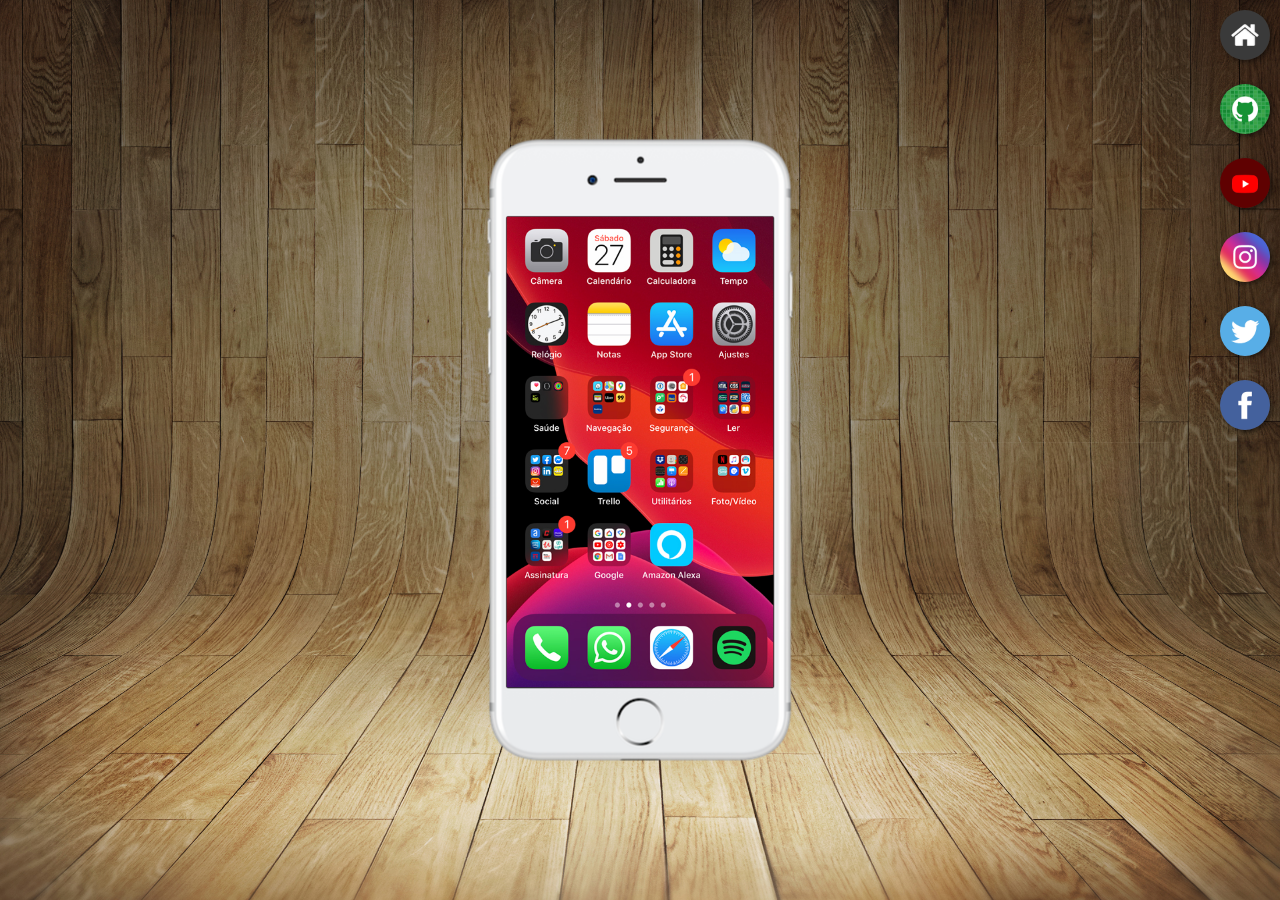
<file: index.html>
<!DOCTYPE html>
<html lang="en">
<head>
    <meta charset="UTF-8">
    <meta http-equiv="X-UA-Compatible" content="IE=edge">
    <meta name="viewport" content="width=device-width, initial-scale=1.0">
    <link rel="shortcut icon" href="img/favicon.ico" type="image/x-icon">
    <link rel="stylesheet" href="css/style.css">
    <title>Redes Sociais</title>
</head>
<body>
    <main>
        <section id="tel">
            <iframe src="home.html" frameborder="0" name="tela" id="tela"></iframe>
        </section>
        <section id="rSoc">
            <a href="home.html" target="tela"> <img src="img/logo-home.jpg" alt=""></a><br>
            <a href="github.html" target="tela"> <img src="img/logo-github.jpg" alt=""></a><br>
            <a href="youtube.html" target="tela"> <img src="img/logo-youtube.jpg" alt=""></a><br>
            <a href="instagram.html" target="tela"> <img src="img/logo-instagram.jpg" alt=""></a><br>
            <a href="twitter.html" target="tela"> <img src="img/logo-twitter.jpg" alt=""></a><br>
            <a href="facebook.html" target="tela"> <img src="img/logo-facebook.jpg" alt=""></a>
        </section>
    </main>
    
</body>
</html>
</file>
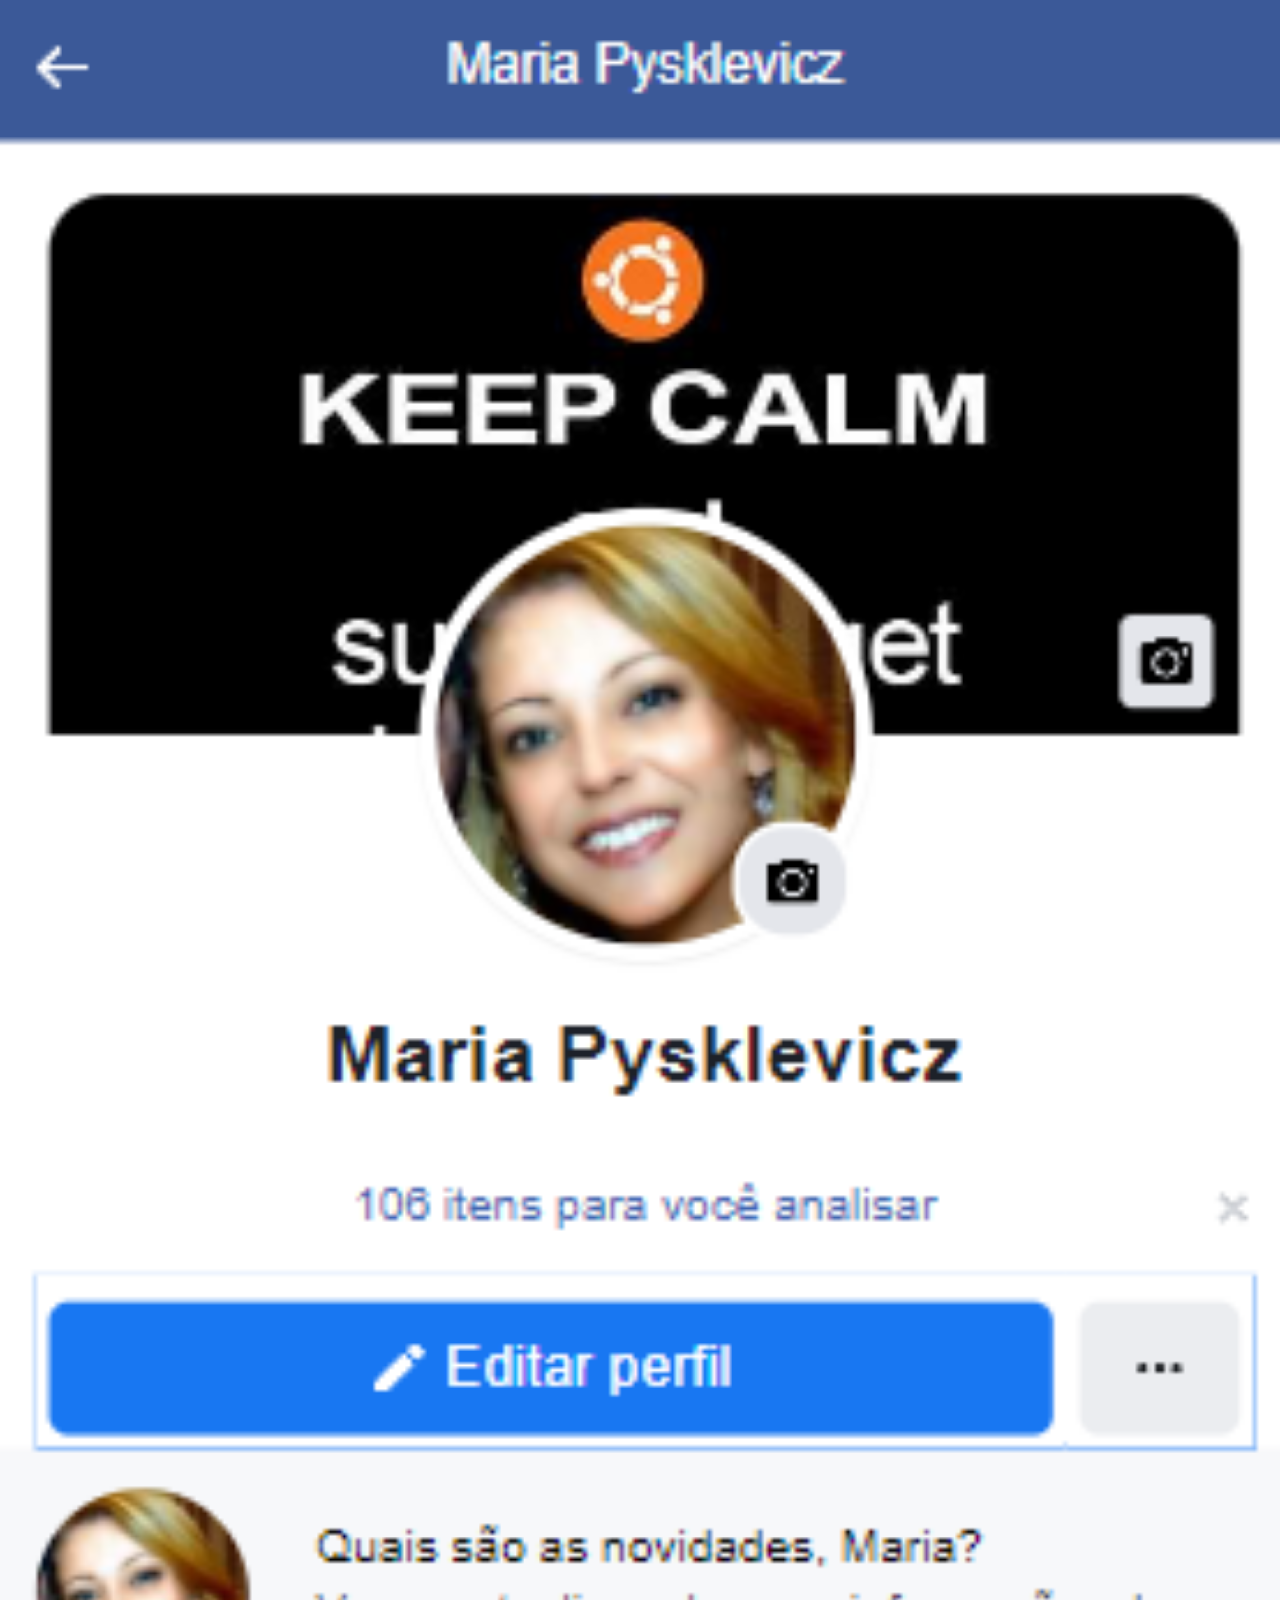
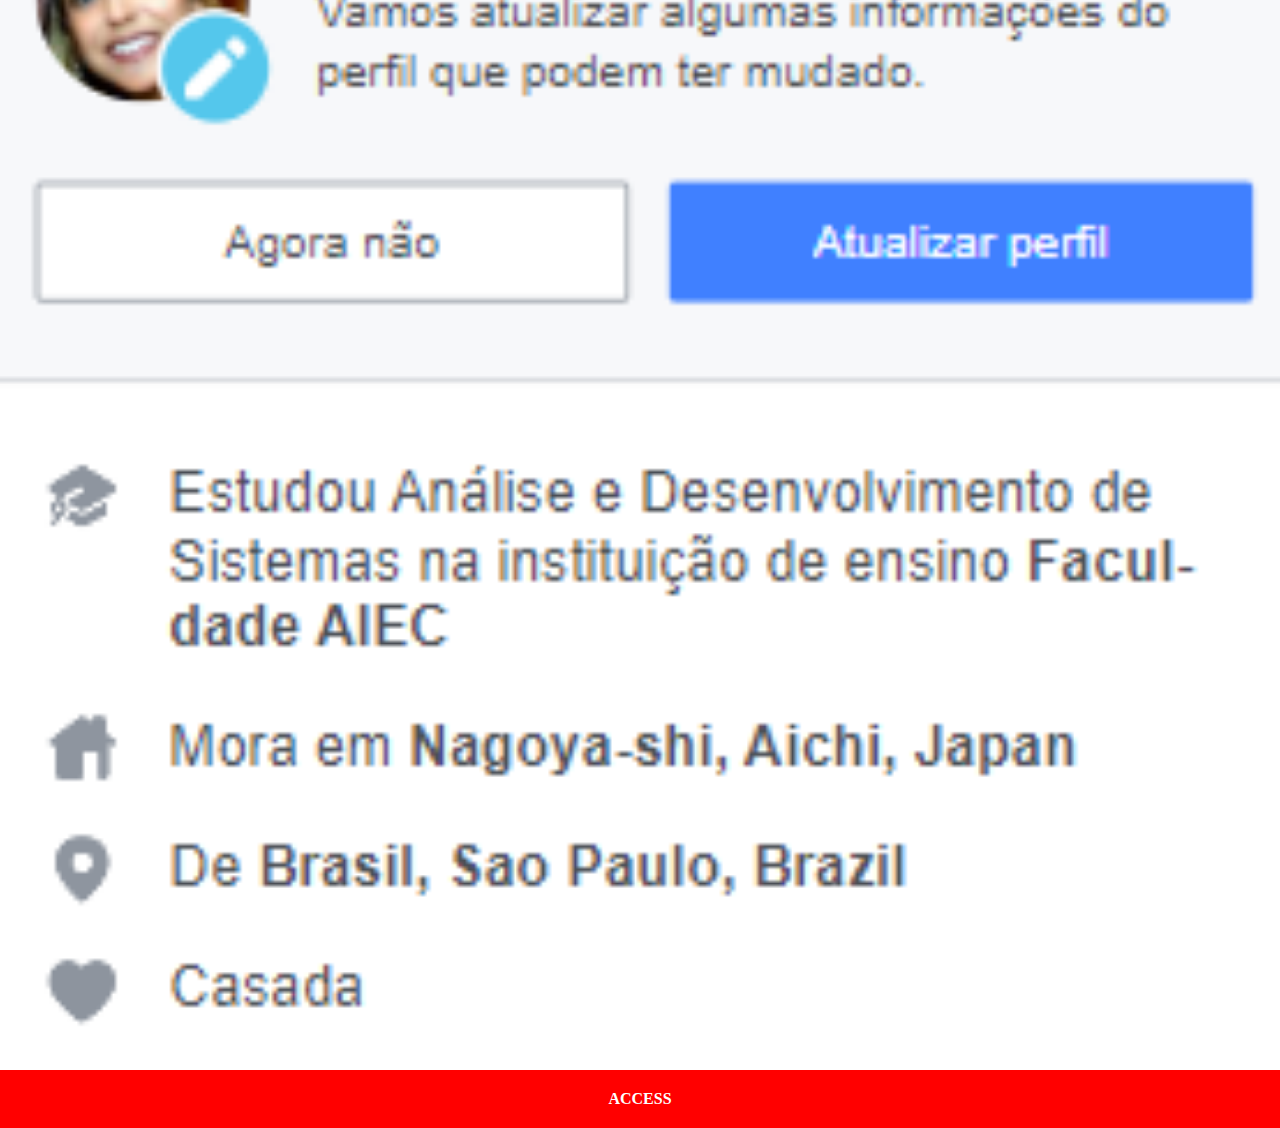
<file: facebook.html>
<!DOCTYPE html>
<html lang="en">
<head>
    <meta charset="UTF-8">
    <meta http-equiv="X-UA-Compatible" content="IE=edge">
    <meta name="viewport" content="width=device-width, initial-scale=1.0">
    <link rel="stylesheet" href="css/social.css">
    <title>Facebook</title>
    <style>
        
    </style>
</head>
<body>
    <img src="img/tela-facebook.png" alt="facebook">
    <a href="https://www.facebook.com/mariapysklevicz/" target="_blank">ACCESS</a>
</body>
</html>
</file>
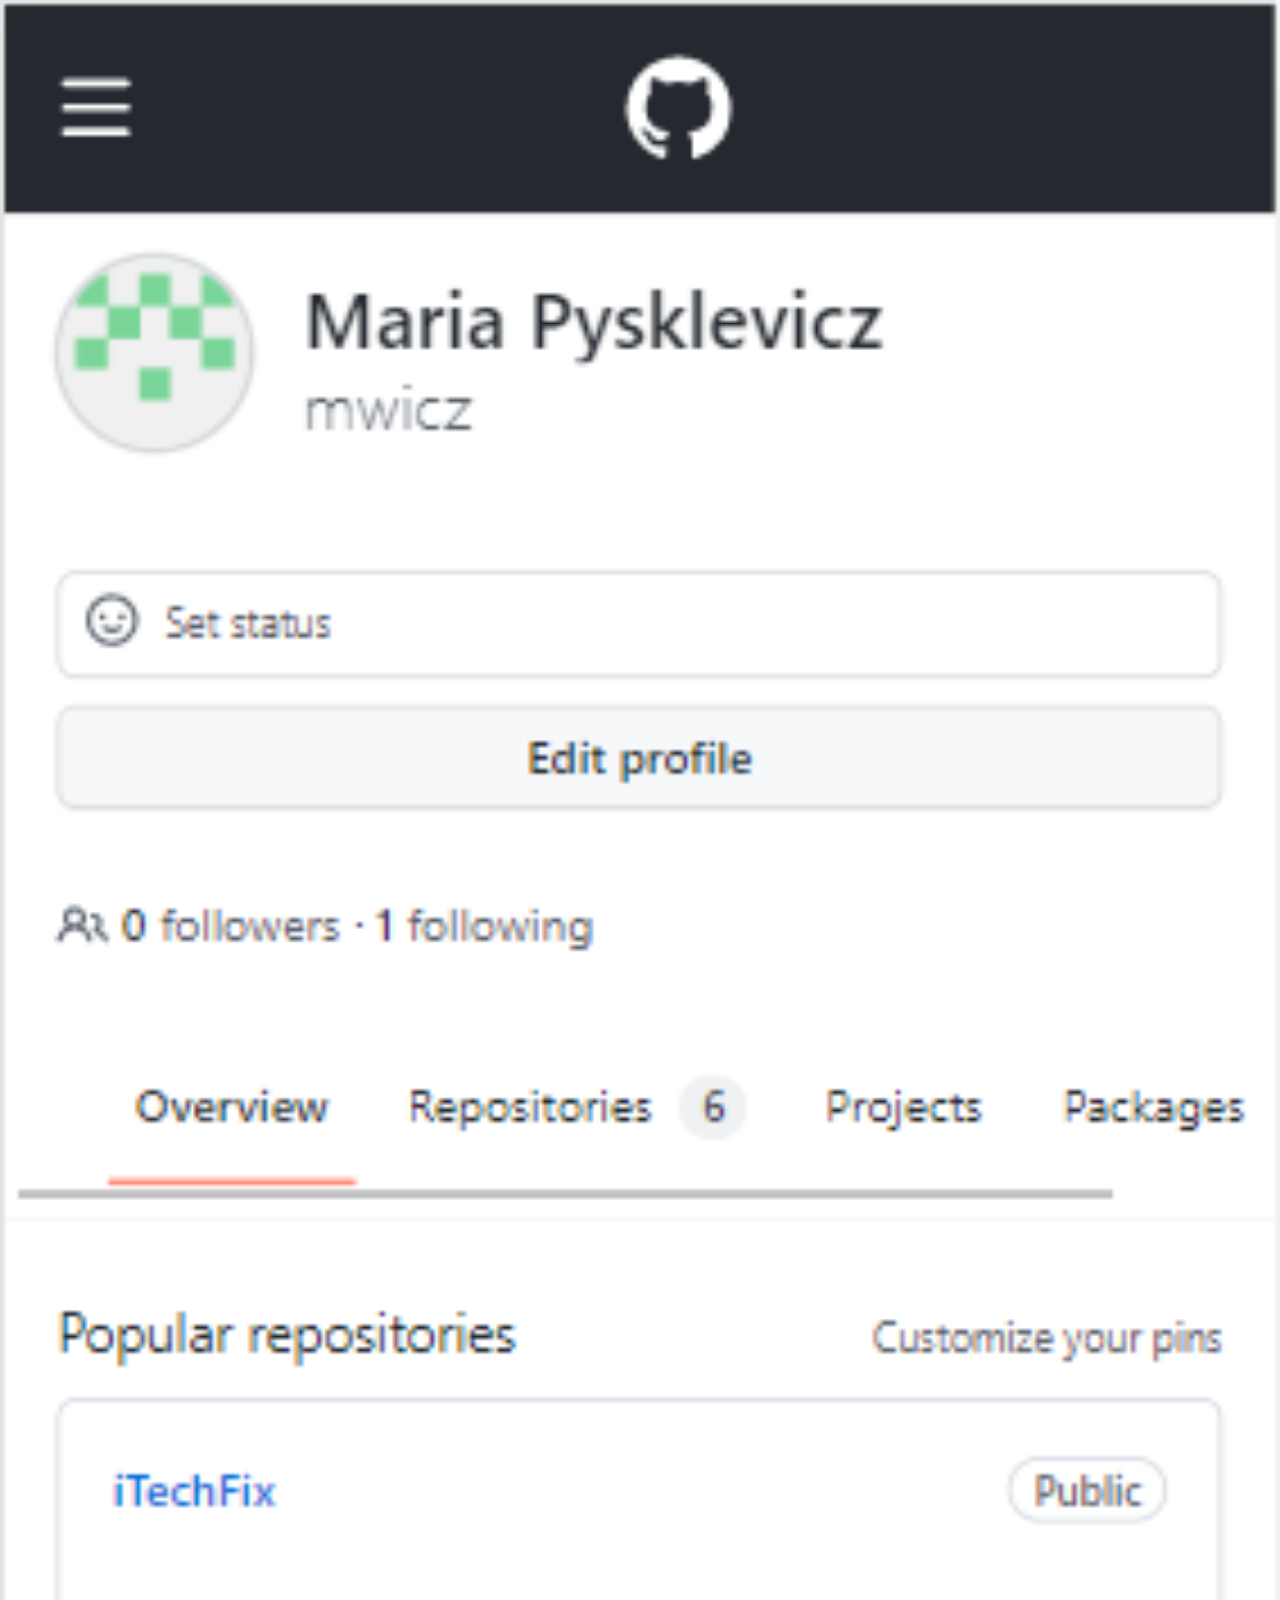
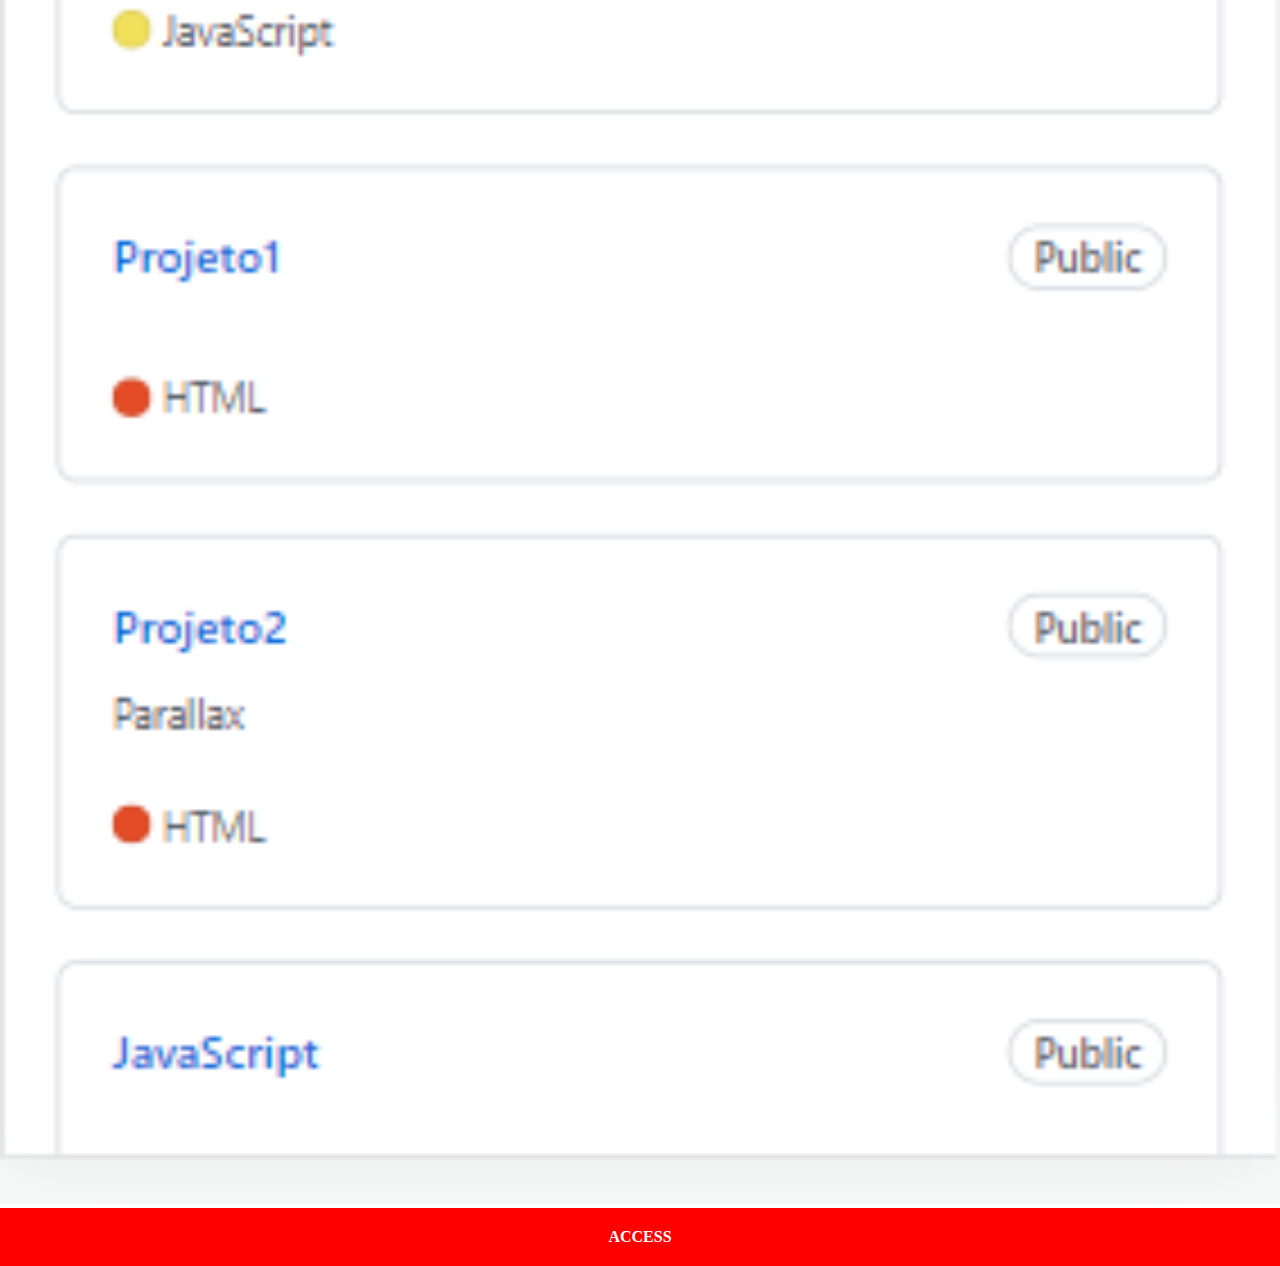
<file: github.html>
<!DOCTYPE html>
<html lang="en">
<head>
    <meta charset="UTF-8">
    <meta http-equiv="X-UA-Compatible" content="IE=edge">
    <meta name="viewport" content="width=device-width, initial-scale=1.0">
    <link rel="stylesheet" href="css/social.css">
    <title>Github</title>
    <style>
        
    </style>
</head>
<body>
    <img src="img/tela-github.png" alt="Github">
    <a href="https://github.com/mwicz" target="_blank">ACCESS</a>
</body>
</html>
</file>
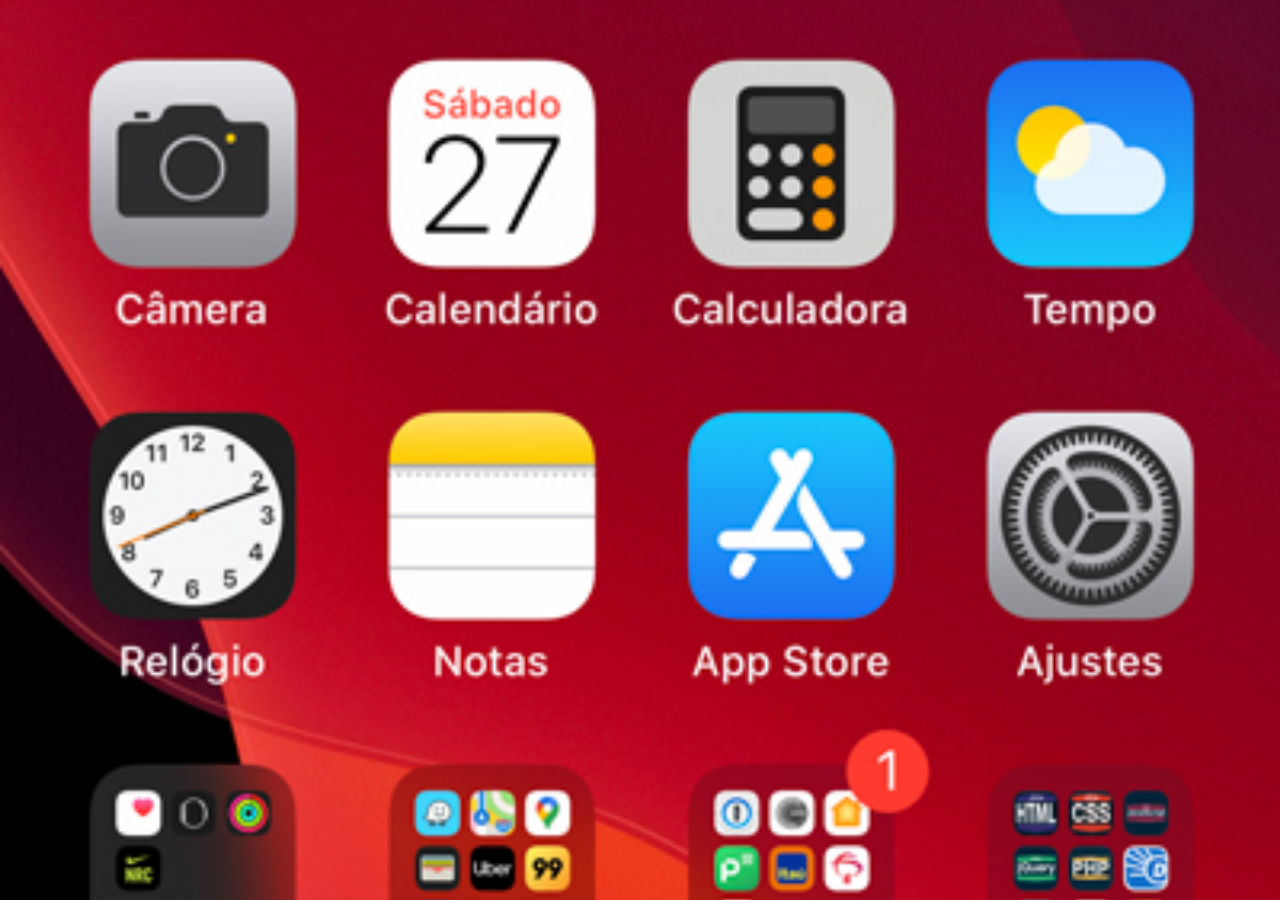
<file: home.html>
<!DOCTYPE html>
<html lang="en">
<head>
    <meta charset="UTF-8">
    <meta http-equiv="X-UA-Compatible" content="IE=edge">
    <meta name="viewport" content="width=device-width, initial-scale=1.0">
    <title>Home</title>
</head>
<style>
    *{
        margin: 0px;
        padding: 0px;
    }
    body{
        width: 100vw;
        height: 100vh;
        background: black url('img/tela-home.jpg');
        background-size: cover;
    }
</style>
<body>
    
</body>
</html>
</file>
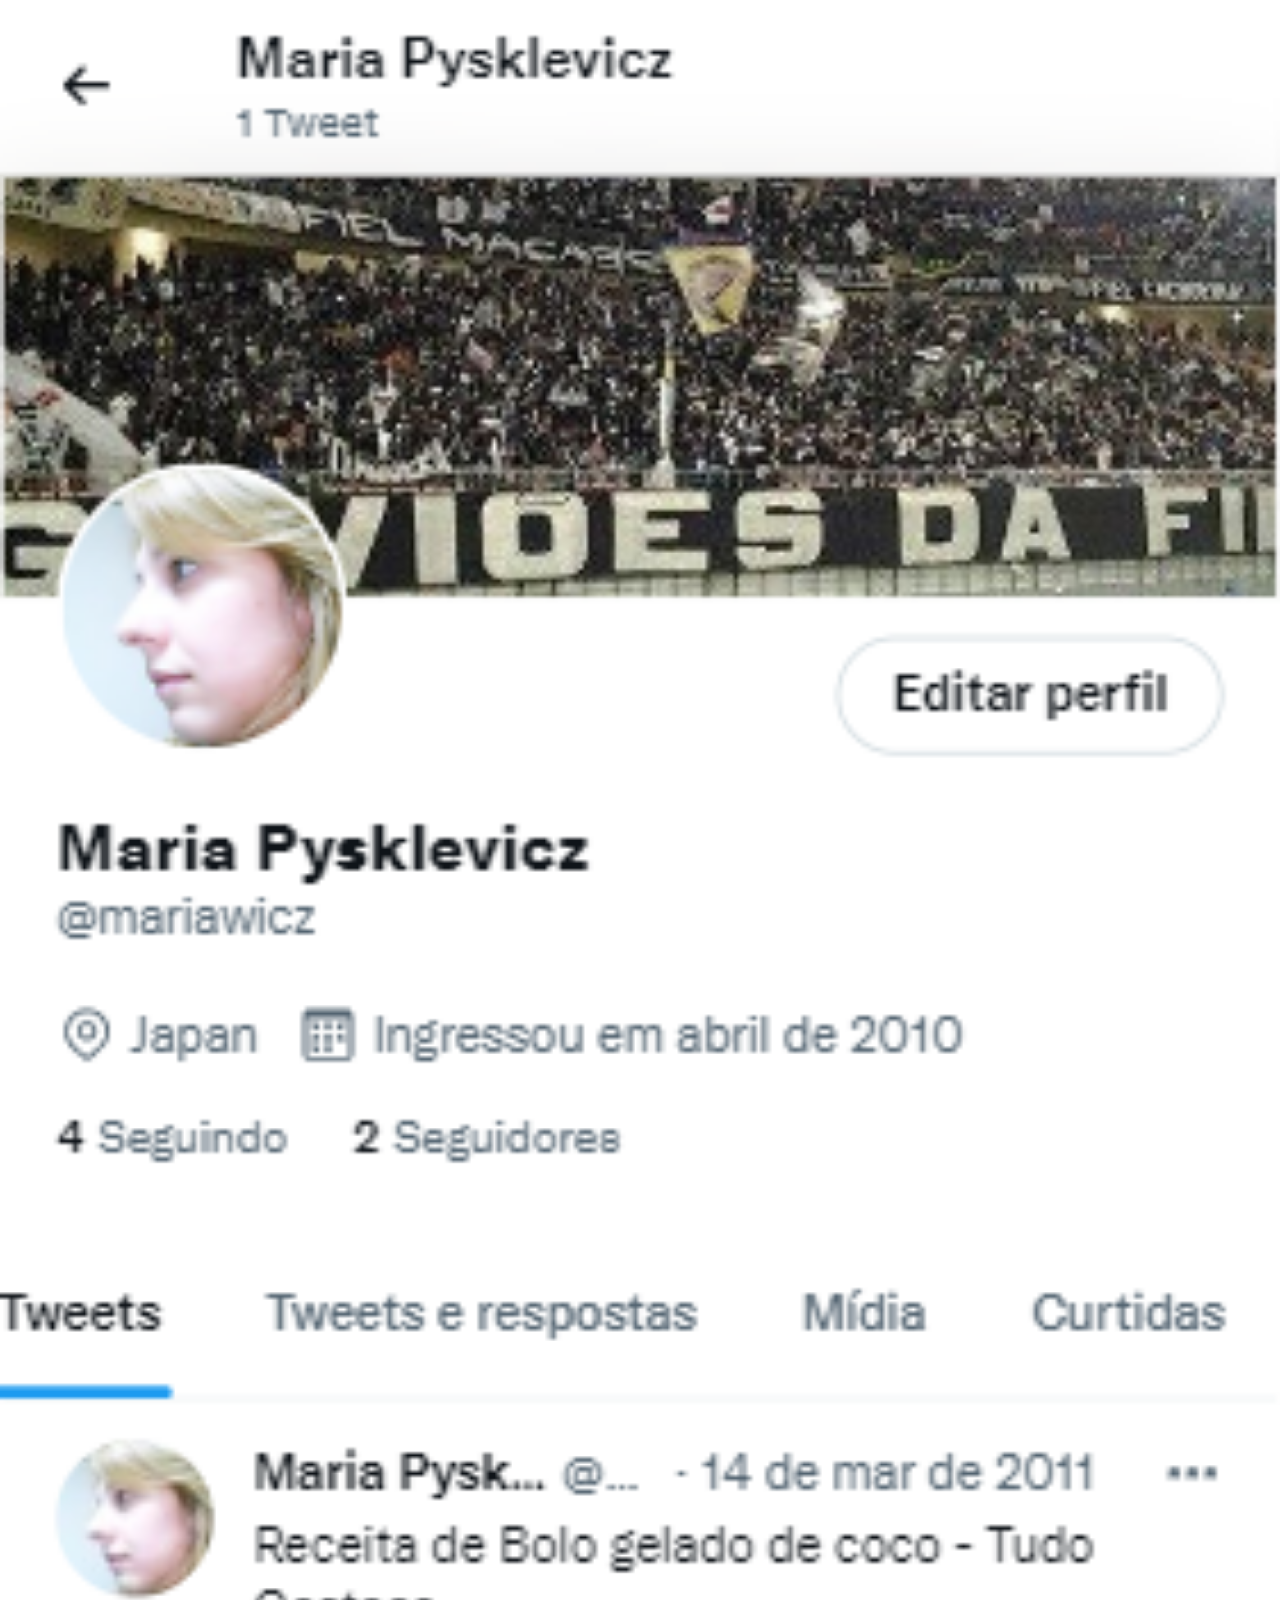
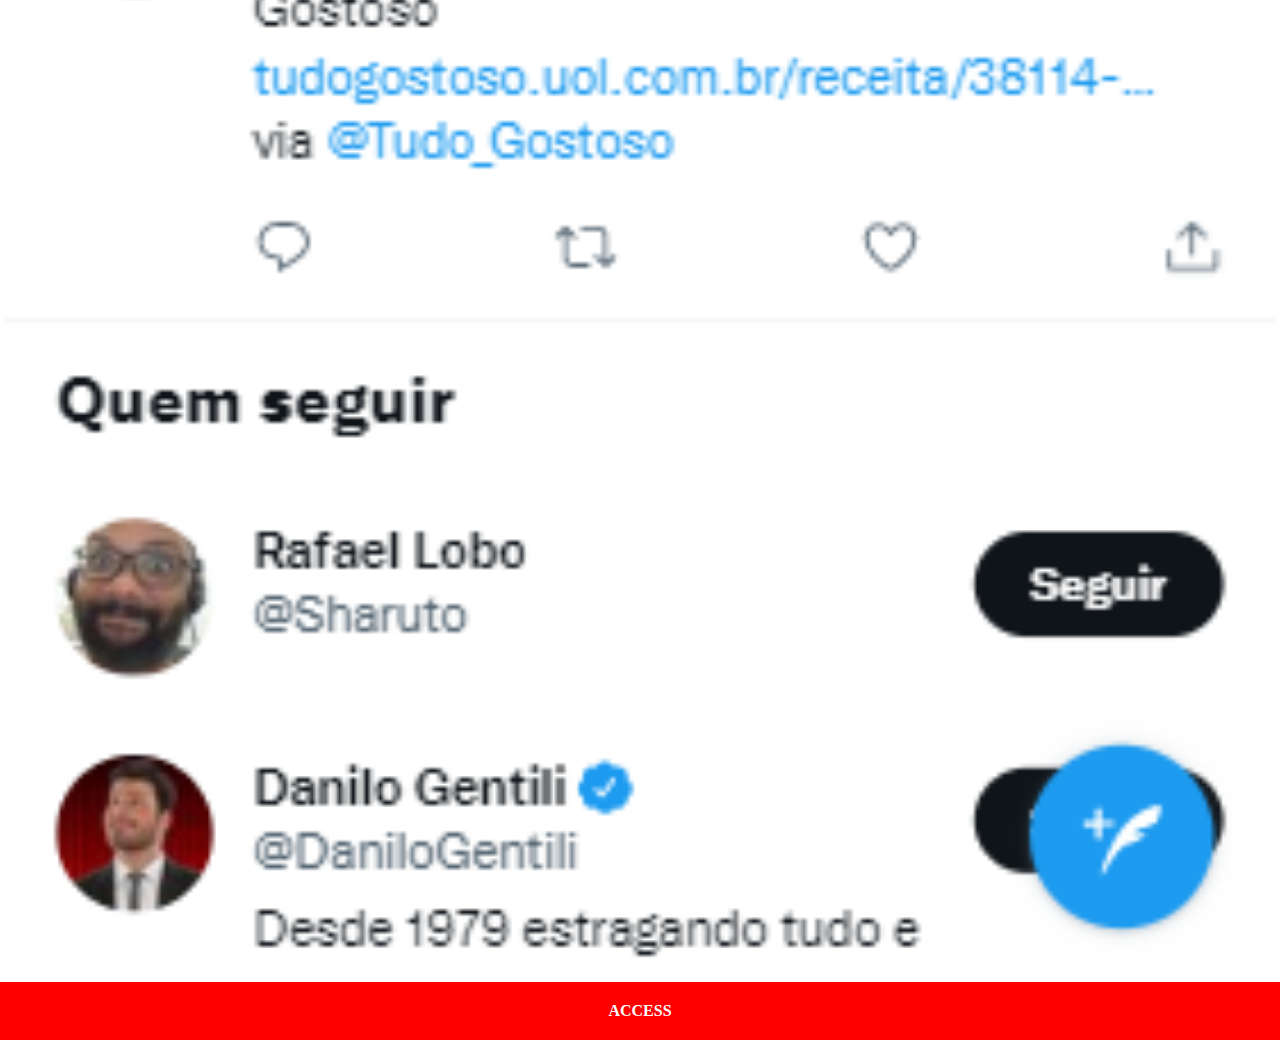
<file: twitter.html>
<!DOCTYPE html>
<html lang="en">
<head>
    <meta charset="UTF-8">
    <meta http-equiv="X-UA-Compatible" content="IE=edge">
    <meta name="viewport" content="width=device-width, initial-scale=1.0">
    <link rel="stylesheet" href="css/social.css">
    <title>Twitter</title>
    <style>
        
    </style>
</head>
<body>
    <img src="img/tela-twitter.png" alt="Github">
    <a href="https://twitter.com/mariawicz" target="_blank">ACCESS</a>
</body>
</html>
</file>
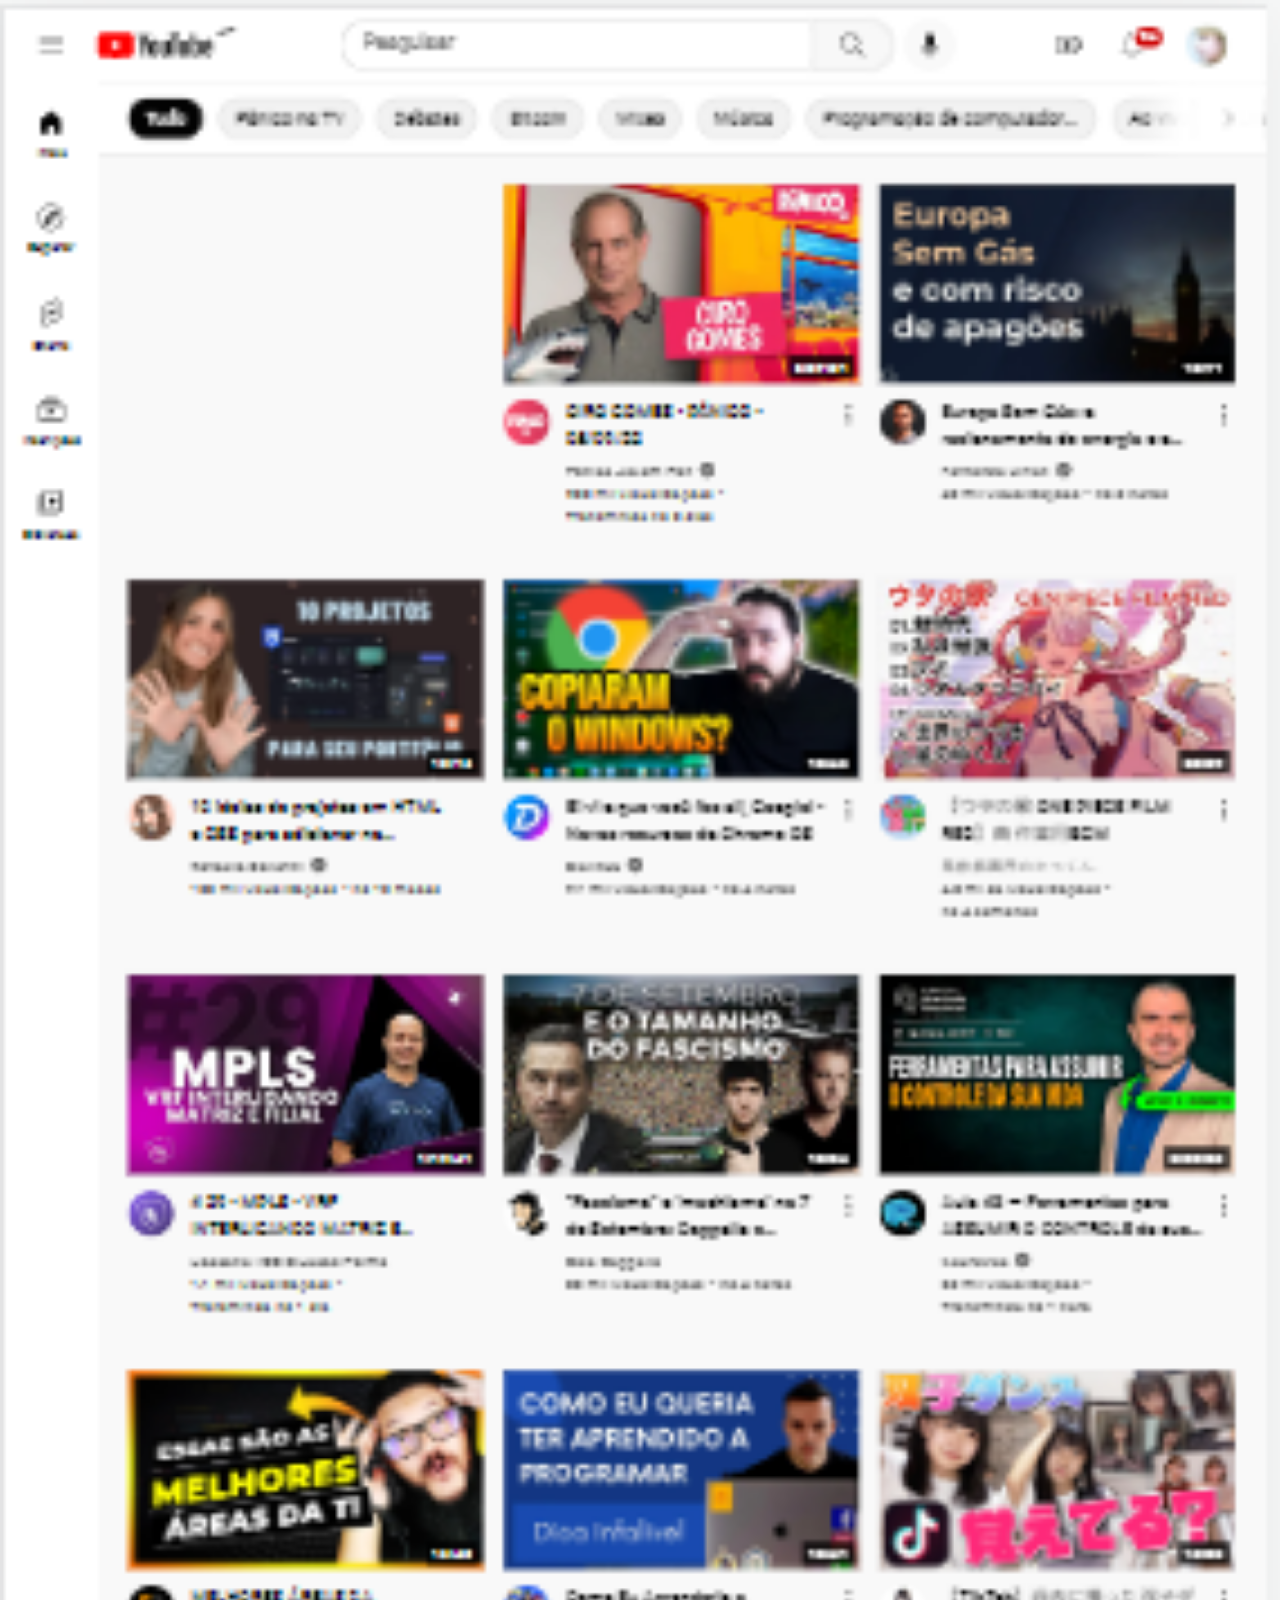
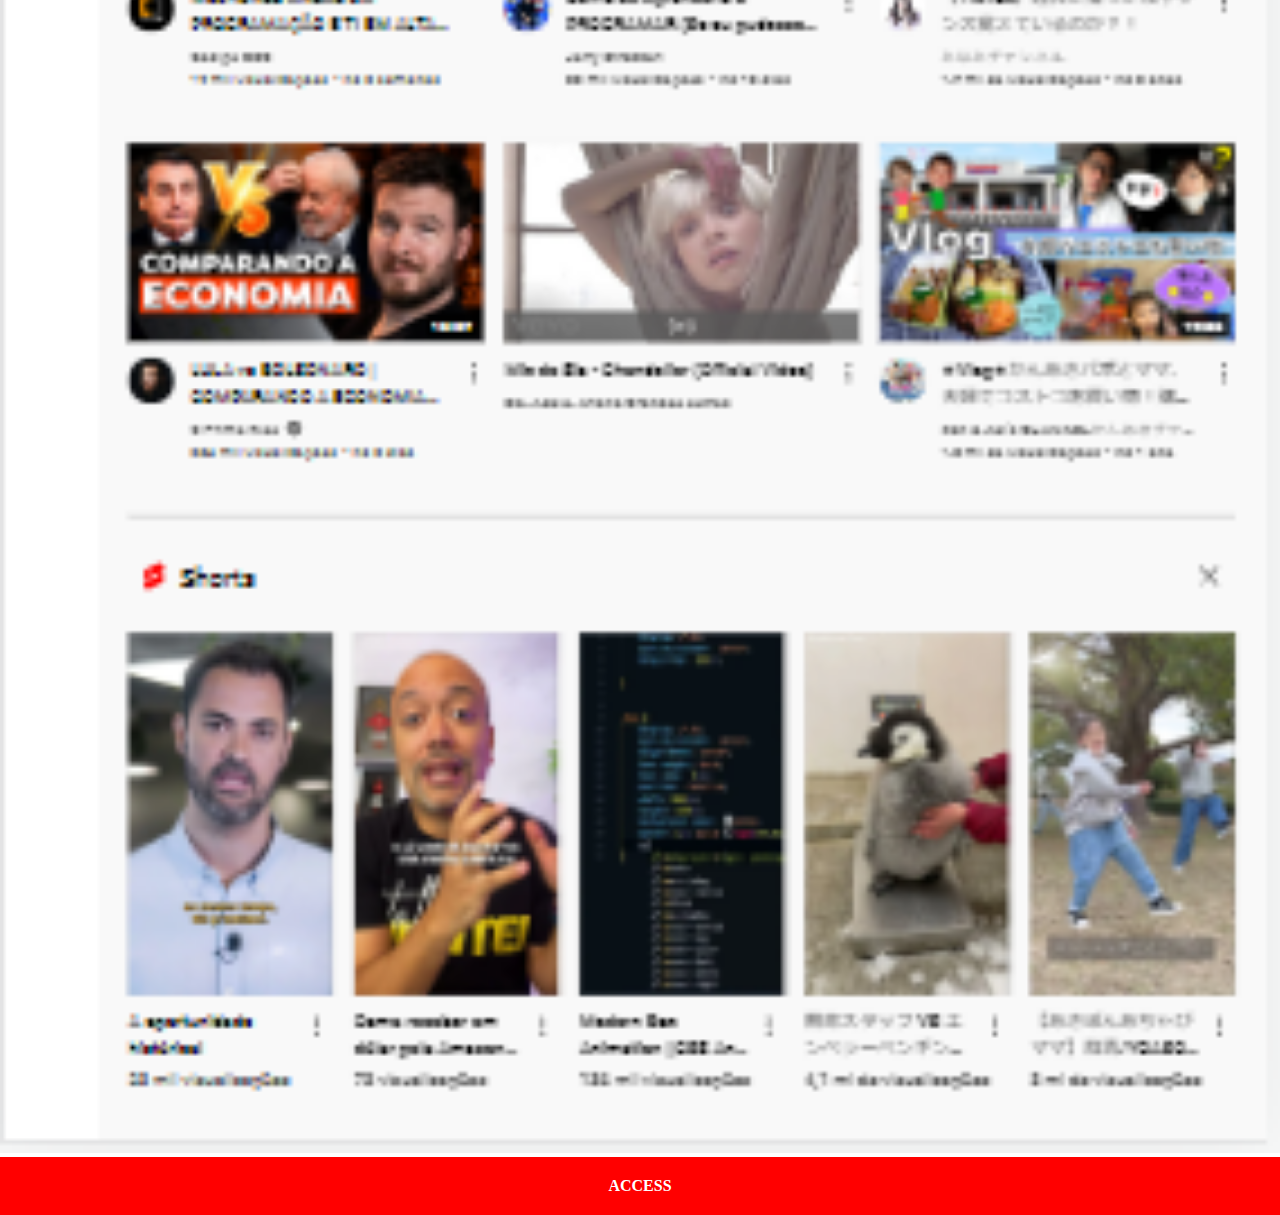
<file: youtube.html>
<!DOCTYPE html>
<html lang="en">
<head>
    <meta charset="UTF-8">
    <meta http-equiv="X-UA-Compatible" content="IE=edge">
    <meta name="viewport" content="width=device-width, initial-scale=1.0">
    <link rel="stylesheet" href="css/social.css">
    <title>Youtube</title>
    <style>
        
    </style>
</head>
<body>
    <img src="img/tela-youtube.png" alt="Youtube">
    <a href="https://www.youtube.com/" target="_blank">ACCESS</a>
</body>
</html>
</file>
<file: css/style.css>
@charset "UTF-8";

*{
    margin: 0px;
    padding: 0px;
    font-family: Arial, Helvetica, sans-serif;
}

html, body{
    height: 100vh;
    width: 100vw;
    background-color: black;
}

body{
    background: url('../img/fundo-madeira.jpg') no-repeat top center;
    background-size: cover;
    background-attachment: fixed;
}

main{
    height: 100vh;
    position: relative;
    
}

section#tel{
    position: absolute;
    top: 50%;
    left: 50%;
    transform: translate(-50%, -50%);
    height: 627px;
    width: 311px;
   
    background: url('../img/frame-iphone.png');
}

iframe#tela{
    position: relative;
    top: 80px;
    left: 22px;
    width: 267px;
    height: 471px;
}

section#rSoc{
    text-align: right;
}
section#rSoc img{
    width: 50px;
    margin: 10px;
    border-radius: 50%;
    box-shadow: 2px 2px 5px rgba(0, 0, 0, 0.5);
    box-sizing: border-box;
}

section#rSoc img:hover{
    border: 2px solid rgba(255, 255, 255, 0.6);
    transform: translate(-2px, -2px);
    transition: transform .5s;

}
</file>
<file: css/social.css>
@charset "UTF-8";

*{
    margin: 0px;
    padding: 0px;
}
::-webkit-scrollbar{
width: 0;
height: 0px;
}

img{
    width: 100vw;
}
a{
    display: block;
    background-color: red;
    padding: 20px;
    text-align: center;
    font-weight: bolder;
    text-decoration: none;
    color: white;
}
a:hover{
    background-color: darkred;
}
</file>
